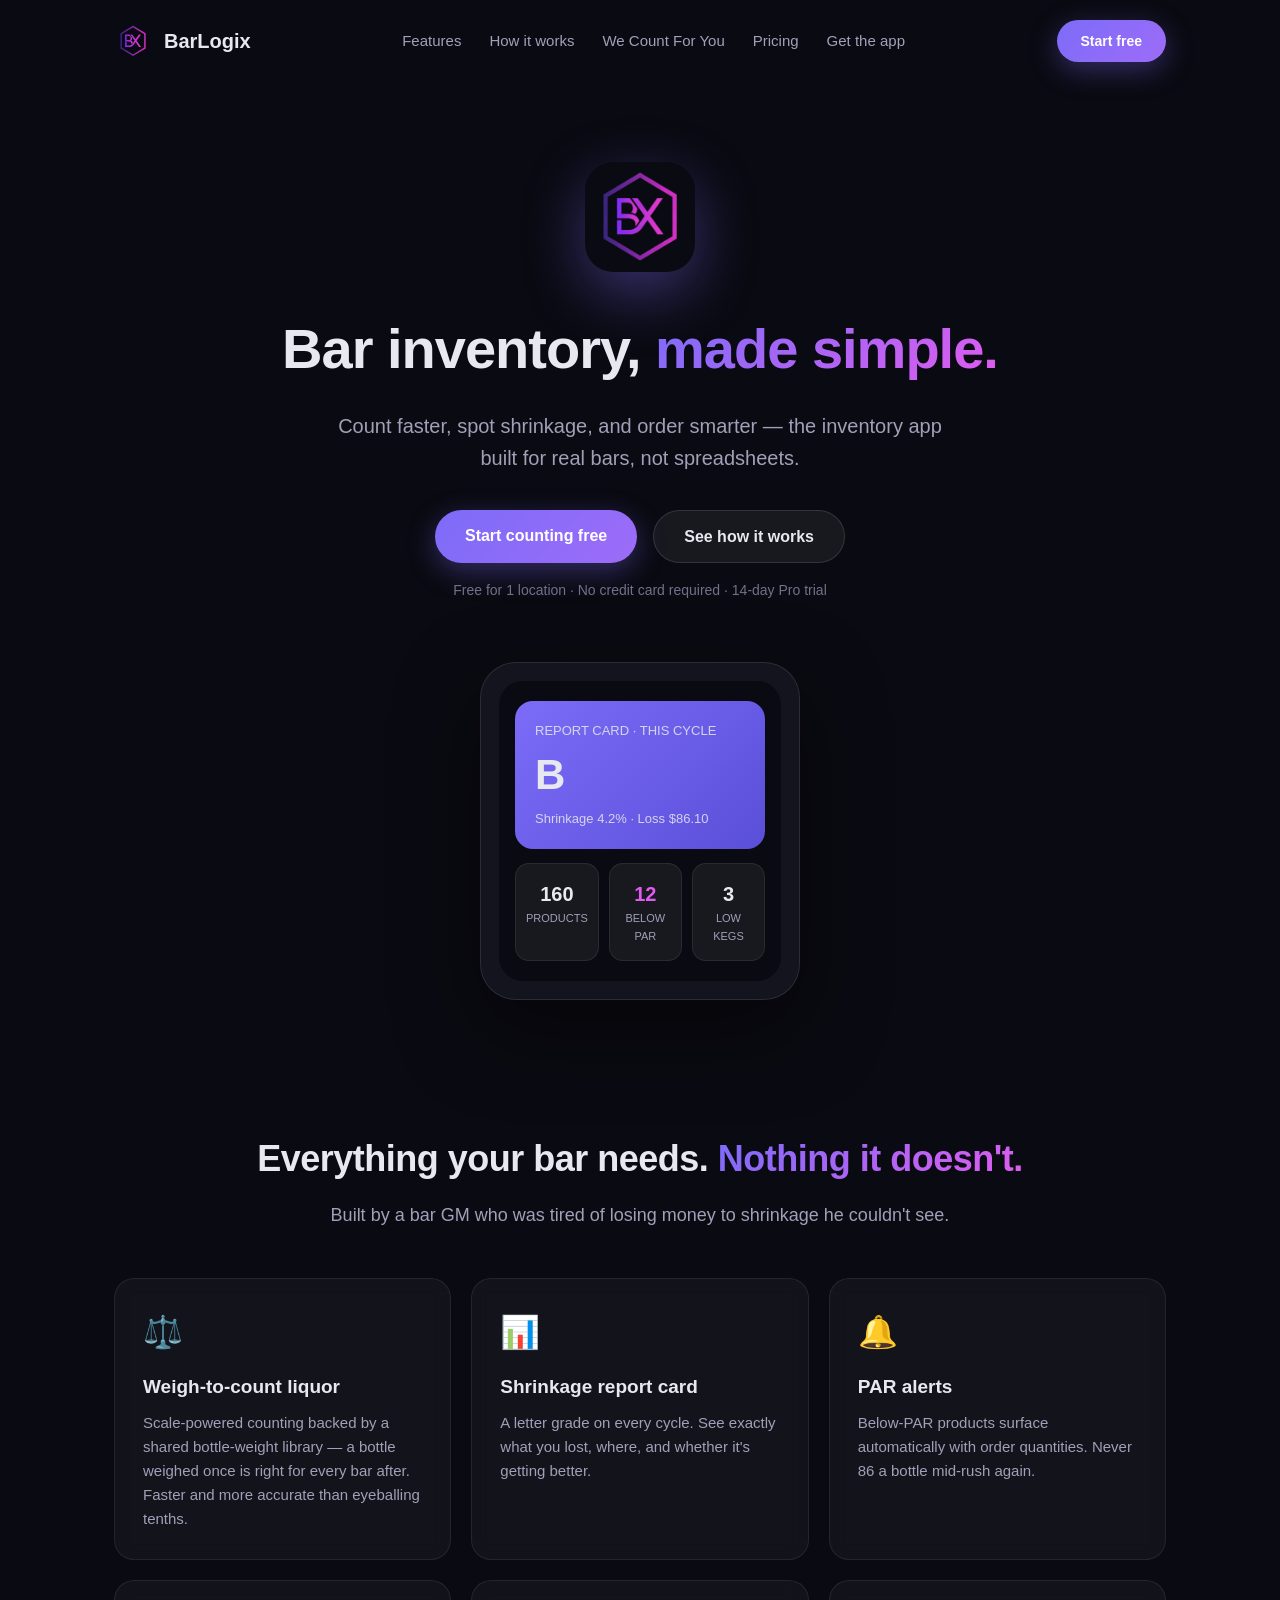
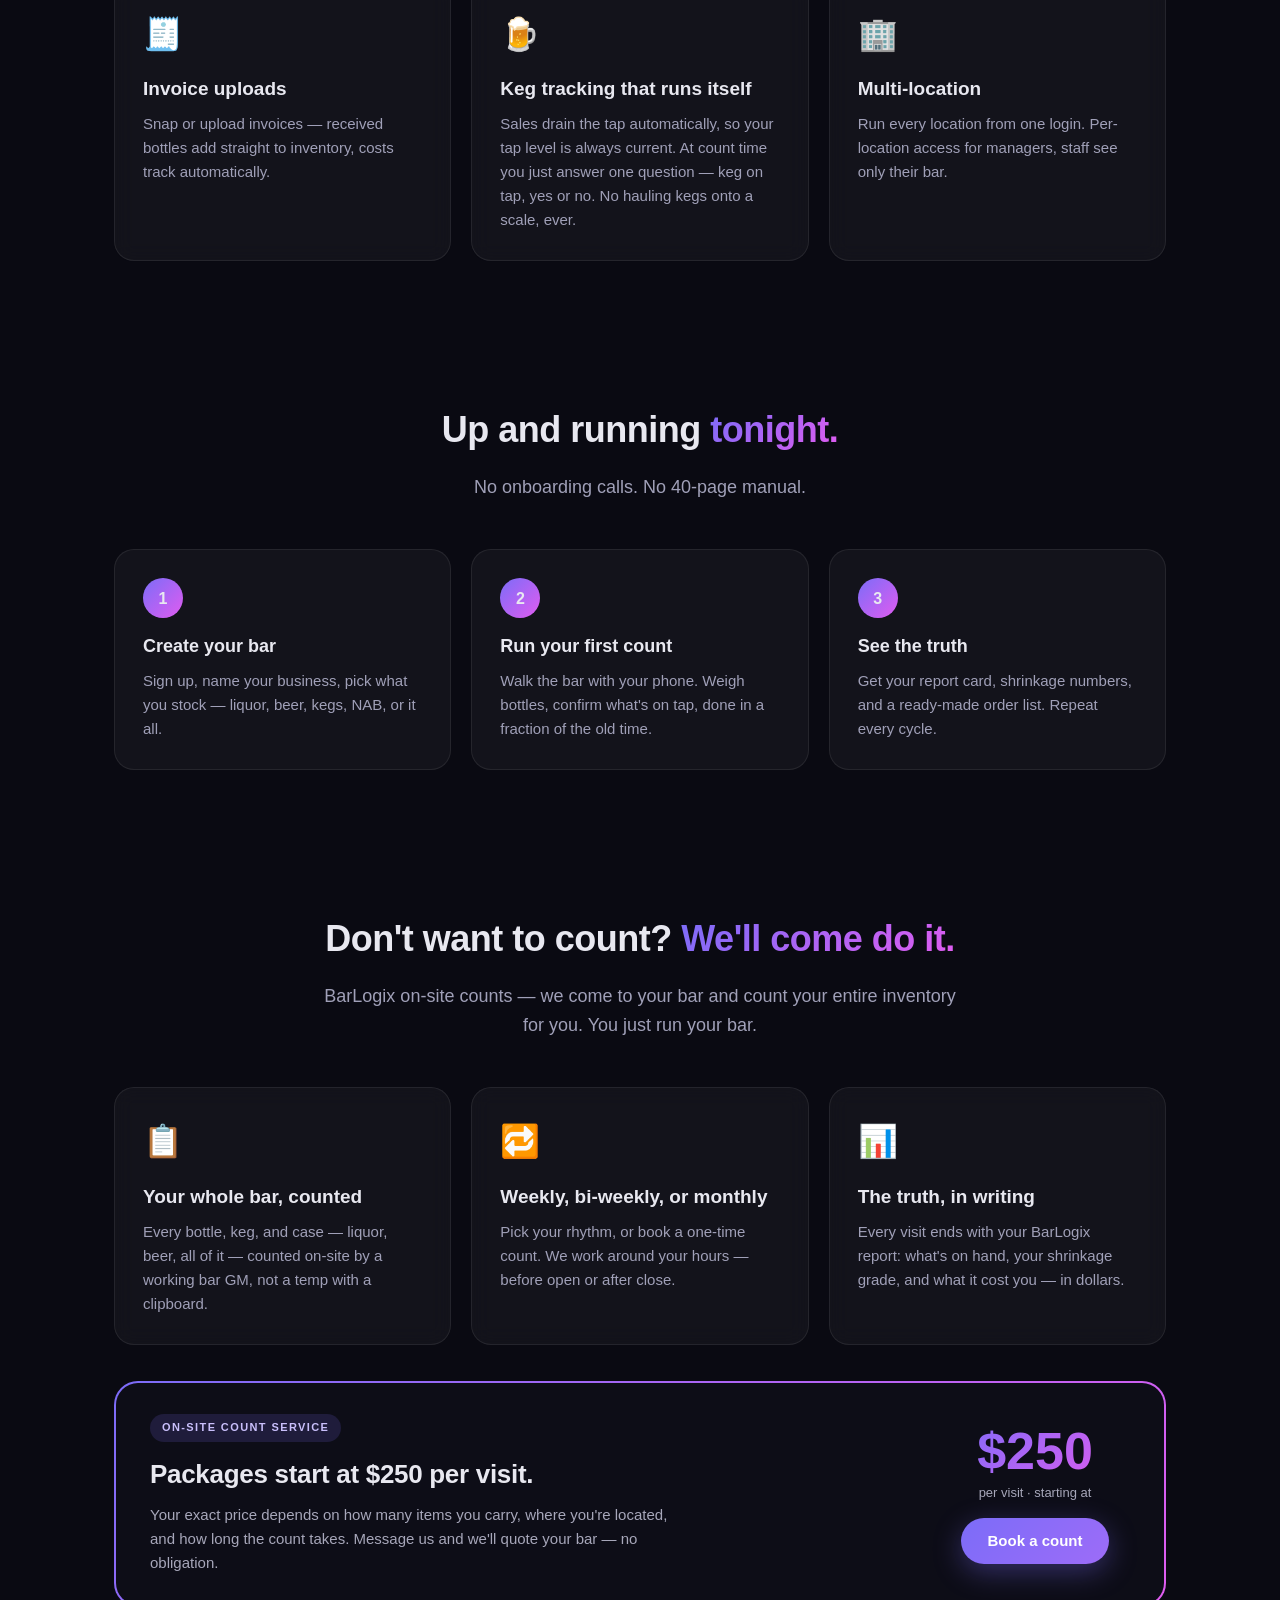
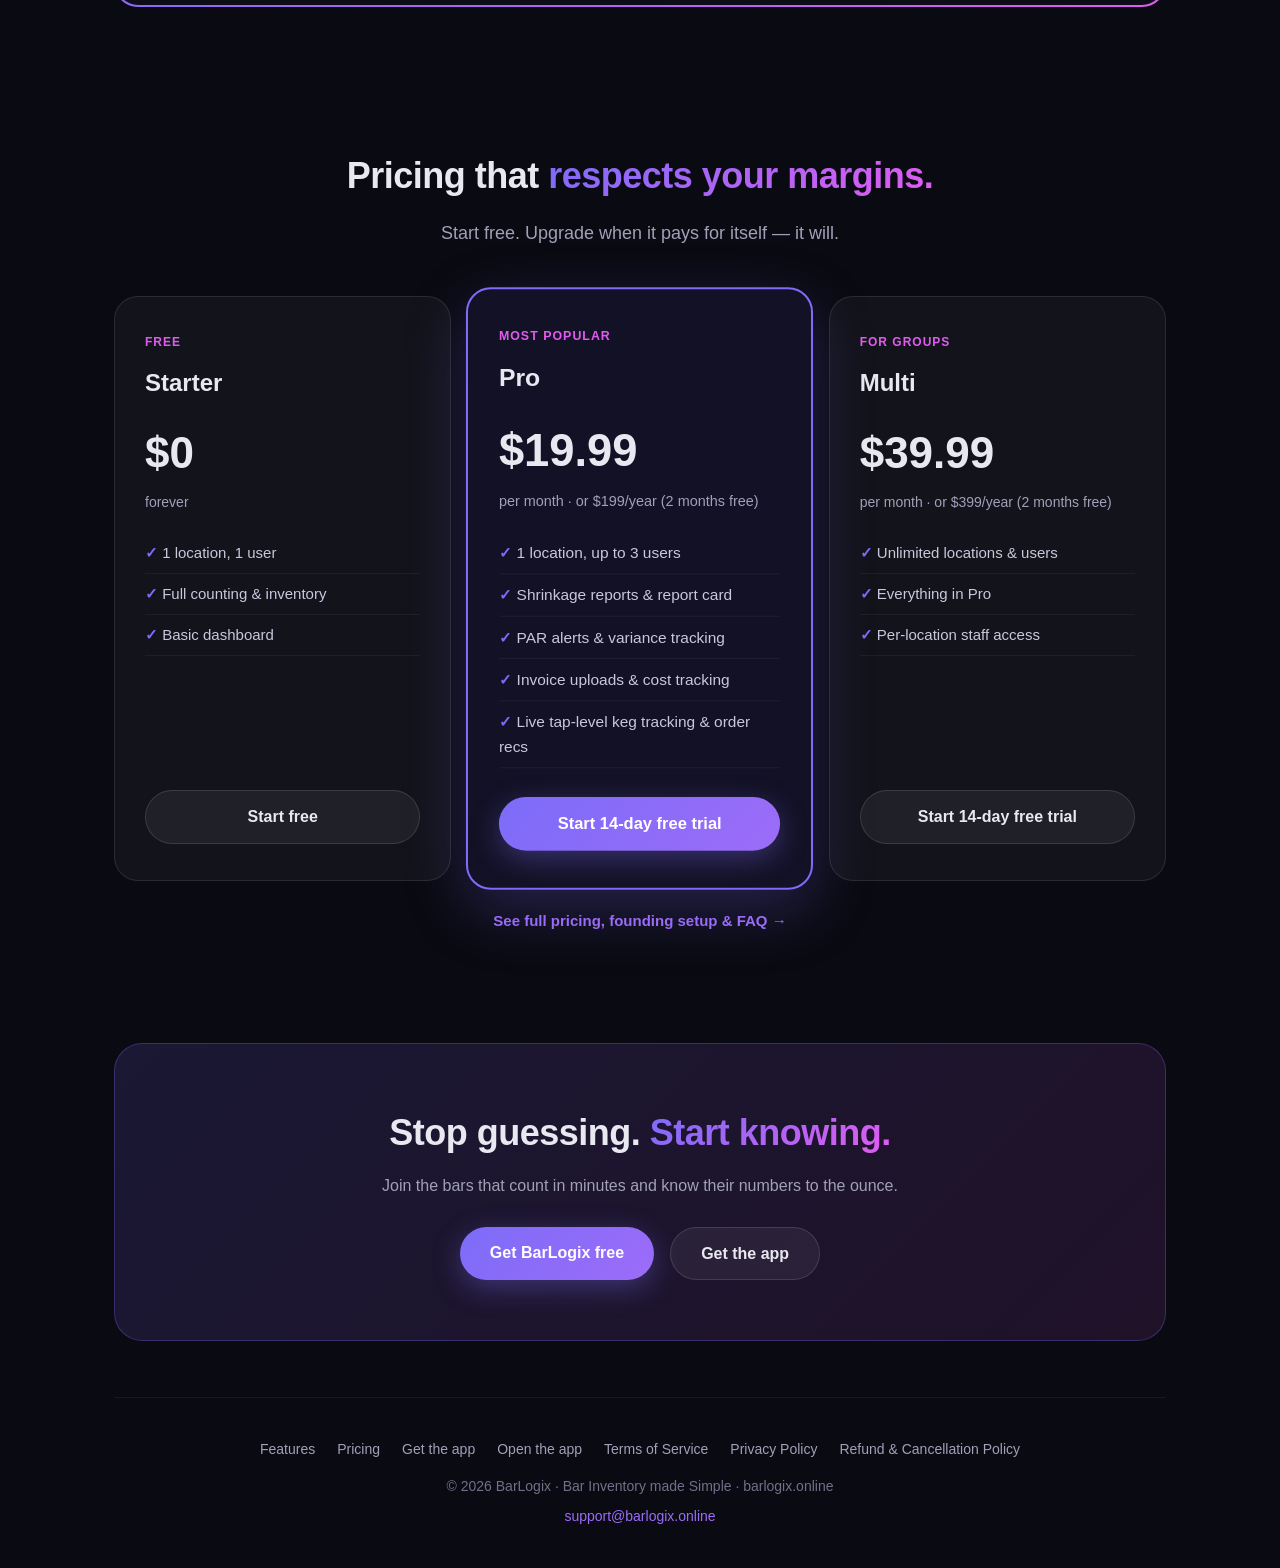
<file: index.html>
<!DOCTYPE html>
<html lang="en">
<head>
<meta charset="UTF-8">
<meta name="viewport" content="width=device-width, initial-scale=1.0">
<title>BarLogix — Bar Inventory made Simple</title>
<meta name="description" content="BarLogix is the bar inventory app built for real bars: count liquor and beer by weight, track kegs by live tap level, watch PAR levels, and get a variance grade every weekly cycle.">
<meta name="theme-color" content="#0a0a12">
<link rel="icon" href="img/barlogix-logo.png">
<link rel="stylesheet" href="styles.css?v=3">
</head>
<body>
<div class="wrap">

  <nav>
    <a class="brand" href="index.html"><img src="img/barlogix-logo.png" alt="BarLogix logo">BarLogix</a>
    <div class="links">
      <a href="#features">Features</a>
      <a href="#how">How it works</a>
      <a href="#count-service">We Count For You</a>
      <a href="pricing.html">Pricing</a>
      <a href="app.html">Get the app</a>
    </div>
    <a class="btn btn-primary" href="https://app.barlogix.online" style="padding:10px 24px; font-size:14px;">Start free</a>
  </nav>

  <div class="hero">
    <img class="logo" src="img/barlogix-logo.png" alt="BarLogix logo">
    <h1>Bar inventory, <span class="grad-text">made simple.</span></h1>
    <p class="sub">Count faster, spot shrinkage, and order smarter — the inventory app built for real bars, not spreadsheets.</p>
    <div class="ctas">
      <a class="btn btn-primary" href="https://app.barlogix.online">Start counting free</a>
      <a class="btn btn-ghost" href="#how">See how it works</a>
    </div>
    <p class="note">Free for 1 location · No credit card required · 14-day Pro trial</p>

    <div class="phone-mock">
      <div class="screen">
        <div class="grade-card">
          <div class="lbl">REPORT CARD · THIS CYCLE</div>
          <div class="grade">B</div>
          <div class="lbl">Shrinkage 4.2% · Loss $86.10</div>
        </div>
        <div class="stat-row">
          <div class="stat"><div class="v">160</div><div class="l">PRODUCTS</div></div>
          <div class="stat"><div class="v" style="color:#e05cf0;">12</div><div class="l">BELOW PAR</div></div>
          <div class="stat"><div class="v">3</div><div class="l">LOW KEGS</div></div>
        </div>
      </div>
    </div>
  </div>

  <section id="features">
    <h2>Everything your bar needs. <span class="grad-text">Nothing it doesn't.</span></h2>
    <p class="lead">Built by a bar GM who was tired of losing money to shrinkage he couldn't see.</p>
    <div class="features">
      <div class="feature"><div class="icon">⚖️</div><h3>Weigh-to-count liquor</h3><p>Scale-powered counting backed by a shared bottle-weight library — a bottle weighed once is right for every bar after. Faster and more accurate than eyeballing tenths.</p></div>
      <div class="feature"><div class="icon">📊</div><h3>Shrinkage report card</h3><p>A letter grade on every cycle. See exactly what you lost, where, and whether it's getting better.</p></div>
      <div class="feature"><div class="icon">🔔</div><h3>PAR alerts</h3><p>Below-PAR products surface automatically with order quantities. Never 86 a bottle mid-rush again.</p></div>
      <div class="feature"><div class="icon">🧾</div><h3>Invoice uploads</h3><p>Snap or upload invoices — received bottles add straight to inventory, costs track automatically.</p></div>
      <div class="feature"><div class="icon">🍺</div><h3>Keg tracking that runs itself</h3><p>Sales drain the tap automatically, so your tap level is always current. At count time you just answer one question — keg on tap, yes or no. No hauling kegs onto a scale, ever.</p></div>
      <div class="feature"><div class="icon">🏢</div><h3>Multi-location</h3><p>Run every location from one login. Per-location access for managers, staff see only their bar.</p></div>
    </div>
  </section>

  <section id="how">
    <h2>Up and running <span class="grad-text">tonight.</span></h2>
    <p class="lead">No onboarding calls. No 40-page manual.</p>
    <div class="steps">
      <div class="step"><div class="n">1</div><h3>Create your bar</h3><p>Sign up, name your business, pick what you stock — liquor, beer, kegs, NAB, or it all.</p></div>
      <div class="step"><div class="n">2</div><h3>Run your first count</h3><p>Walk the bar with your phone. Weigh bottles, confirm what's on tap, done in a fraction of the old time.</p></div>
      <div class="step"><div class="n">3</div><h3>See the truth</h3><p>Get your report card, shrinkage numbers, and a ready-made order list. Repeat every cycle.</p></div>
    </div>
  </section>

  <section id="count-service">
    <h2>Don't want to count? <span class="grad-text">We'll come do it.</span></h2>
    <p class="lead">BarLogix on-site counts — we come to your bar and count your entire inventory for you. You just run your bar.</p>
    <div class="features">
      <div class="feature"><div class="icon">📋</div><h3>Your whole bar, counted</h3><p>Every bottle, keg, and case — liquor, beer, all of it — counted on-site by a working bar GM, not a temp with a clipboard.</p></div>
      <div class="feature"><div class="icon">🔁</div><h3>Weekly, bi-weekly, or monthly</h3><p>Pick your rhythm, or book a one-time count. We work around your hours — before open or after close.</p></div>
      <div class="feature"><div class="icon">📊</div><h3>The truth, in writing</h3><p>Every visit ends with your BarLogix report: what's on hand, your shrinkage grade, and what it cost you — in dollars.</p></div>
    </div>
    <div class="founding" style="margin-top:36px;">
      <div class="founding-card">
        <div class="founding-inner">
          <div>
            <span class="ftag">ON-SITE COUNT SERVICE</span>
            <h3>Packages start at $250 per visit.</h3>
            <p>Your exact price depends on how many items you carry, where you're located, and how long the count takes. Message us and we'll quote your bar — no obligation.</p>
          </div>
          <div class="fprice">
            <div class="amt">$250</div>
            <div class="per">per visit · starting at</div>
            <a class="btn btn-primary" href="mailto:support@barlogix.online?subject=On-Site%20Count%20—%20BarLogix" style="padding:11px 26px; font-size:15px;">Book a count</a>
          </div>
        </div>
      </div>
    </div>
  </section>

  <section id="pricing">
    <h2>Pricing that <span class="grad-text">respects your margins.</span></h2>
    <p class="lead">Start free. Upgrade when it pays for itself — it will.</p>
    <div class="pricing">
      <div class="plan">
        <div class="tag">Free</div>
        <h3>Starter</h3>
        <div class="price">$0</div>
        <div class="per">forever</div>
        <ul>
          <li>1 location, 1 user</li>
          <li>Full counting &amp; inventory</li>
          <li>Basic dashboard</li>
        </ul>
        <a class="btn btn-ghost" href="https://app.barlogix.online">Start free</a>
      </div>
      <div class="plan hot">
        <div class="tag">Most popular</div>
        <h3>Pro</h3>
        <div class="price">$19.99</div>
        <div class="per">per month · or $199/year (2 months free)</div>
        <ul>
          <li>1 location, up to 3 users</li>
          <li>Shrinkage reports &amp; report card</li>
          <li>PAR alerts &amp; variance tracking</li>
          <li>Invoice uploads &amp; cost tracking</li>
          <li>Live tap-level keg tracking &amp; order recs</li>
        </ul>
        <a class="btn btn-primary" href="https://app.barlogix.online">Start 14-day free trial</a>
      </div>
      <div class="plan">
        <div class="tag">For groups</div>
        <h3>Multi</h3>
        <div class="price">$39.99</div>
        <div class="per">per month · or $399/year (2 months free)</div>
        <ul>
          <li>Unlimited locations &amp; users</li>
          <li>Everything in Pro</li>
          <li>Per-location staff access</li>
        </ul>
        <a class="btn btn-ghost" href="https://app.barlogix.online">Start 14-day free trial</a>
      </div>
    </div>
    <p class="more-link"><a href="pricing.html">See full pricing, founding setup &amp; FAQ →</a></p>
  </section>

  <div class="cta-band">
    <h2>Stop guessing. <span class="grad-text">Start knowing.</span></h2>
    <p>Join the bars that count in minutes and know their numbers to the ounce.</p>
    <div class="ctas">
      <a class="btn btn-primary" href="https://app.barlogix.online">Get BarLogix free</a>
      <a class="btn btn-ghost" href="app.html">Get the app</a>
    </div>
  </div>

  <footer>
    <div class="flinks">
      <a href="#features">Features</a>
      <a href="pricing.html">Pricing</a>
      <a href="app.html">Get the app</a>
      <a href="https://app.barlogix.online">Open the app</a>
      <a href="https://app.barlogix.online/terms">Terms of Service</a>
      <a href="https://app.barlogix.online/privacy">Privacy Policy</a>
      <a href="https://app.barlogix.online/refunds">Refund &amp; Cancellation Policy</a>
    </div>
    <p>© 2026 BarLogix · Bar Inventory made Simple · barlogix.online</p>
    <p style="margin-top:8px;"><a class="mail" href="mailto:support@barlogix.online">support@barlogix.online</a></p>
  </footer>

</div>
</body>
</html>
</file>
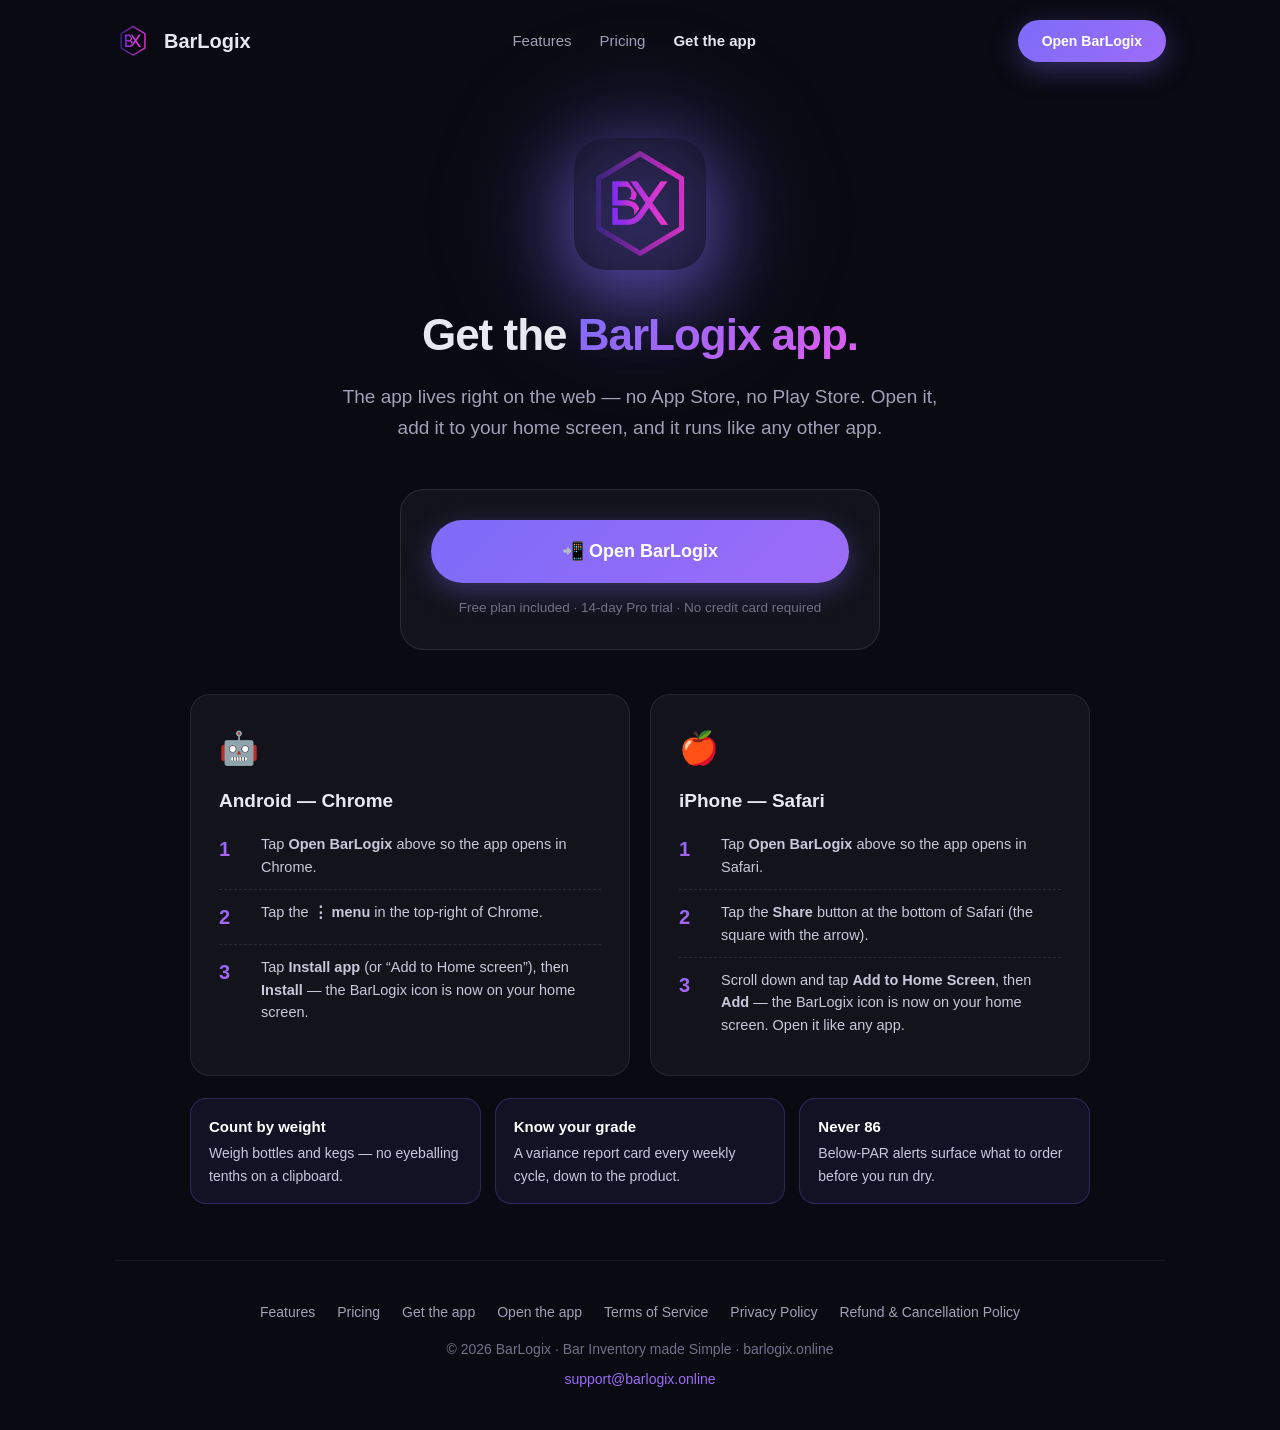
<file: app.html>
<!DOCTYPE html>
<html lang="en">
<head>
<meta charset="UTF-8">
<meta name="viewport" content="width=device-width, initial-scale=1.0">
<title>Get the App — BarLogix</title>
<meta name="description" content="Get BarLogix on your phone: open the app and add it to your home screen — no App Store, no Play Store. Count liquor, beer and kegs by weight, track PAR, see your grade every cycle.">
<meta name="theme-color" content="#0a0a12">
<link rel="icon" href="img/barlogix-logo.png">
<link rel="apple-touch-icon" href="img/barlogix-logo.png">
<link rel="stylesheet" href="styles.css?v=3">
</head>
<body>
<div class="wrap">

  <nav>
    <a class="brand" href="index.html"><img src="img/barlogix-logo.png" alt="BarLogix logo">BarLogix</a>
    <div class="links">
      <a href="index.html#features">Features</a>
      <a href="pricing.html">Pricing</a>
      <a href="app.html" class="active">Get the app</a>
    </div>
    <a class="btn btn-primary" href="https://app.barlogix.online" style="padding:10px 24px; font-size:14px;">Open BarLogix</a>
  </nav>

  <div class="app-hero">
    <div class="glow"></div>
    <img class="app-icon" src="img/barlogix-logo.png" alt="BarLogix app icon">
    <h1>Get the <span class="grad-text">BarLogix app.</span></h1>
    <p class="sub">The app lives right on the web — no App Store, no Play Store. Open it, add it to your home screen, and it runs like any other app.</p>
  </div>

  <div class="app-card">
    <a class="btn btn-primary btn-open" href="https://app.barlogix.online">📲 Open BarLogix</a>
    <p class="fine">Free plan included · 14-day Pro trial · No credit card required</p>
  </div>

  <div class="install-grid">
    <div class="install-card">
      <div class="plat">🤖</div>
      <h3>Android — Chrome</h3>
      <div class="step-row"><span class="step-num">1</span><p>Tap <b>Open BarLogix</b> above so the app opens in Chrome.</p></div>
      <div class="step-row"><span class="step-num">2</span><p>Tap the <b>⋮ menu</b> in the top-right of Chrome.</p></div>
      <div class="step-row"><span class="step-num">3</span><p>Tap <b>Install app</b> (or “Add to Home screen”), then <b>Install</b> — the BarLogix icon is now on your home screen.</p></div>
    </div>
    <div class="install-card">
      <div class="plat">🍎</div>
      <h3>iPhone — Safari</h3>
      <div class="step-row"><span class="step-num">1</span><p>Tap <b>Open BarLogix</b> above so the app opens in Safari.</p></div>
      <div class="step-row"><span class="step-num">2</span><p>Tap the <b>Share</b> button at the bottom of Safari (the square with the arrow).</p></div>
      <div class="step-row"><span class="step-num">3</span><p>Scroll down and tap <b>Add to Home Screen</b>, then <b>Add</b> — the BarLogix icon is now on your home screen. Open it like any app.</p></div>
    </div>
  </div>

  <div class="perks">
    <div class="perk"><b>Count by weight</b>Weigh bottles and kegs — no eyeballing tenths on a clipboard.</div>
    <div class="perk"><b>Know your grade</b>A variance report card every weekly cycle, down to the product.</div>
    <div class="perk"><b>Never 86</b>Below-PAR alerts surface what to order before you run dry.</div>
  </div>

  <footer>
    <div class="flinks">
      <a href="index.html#features">Features</a>
      <a href="pricing.html">Pricing</a>
      <a href="app.html">Get the app</a>
      <a href="https://app.barlogix.online">Open the app</a>
      <a href="https://app.barlogix.online/terms">Terms of Service</a>
      <a href="https://app.barlogix.online/privacy">Privacy Policy</a>
      <a href="https://app.barlogix.online/refunds">Refund &amp; Cancellation Policy</a>
    </div>
    <p>© 2026 BarLogix · Bar Inventory made Simple · barlogix.online</p>
    <p style="margin-top:8px;"><a class="mail" href="mailto:support@barlogix.online">support@barlogix.online</a></p>
  </footer>

</div>
</body>
</html>
</file>
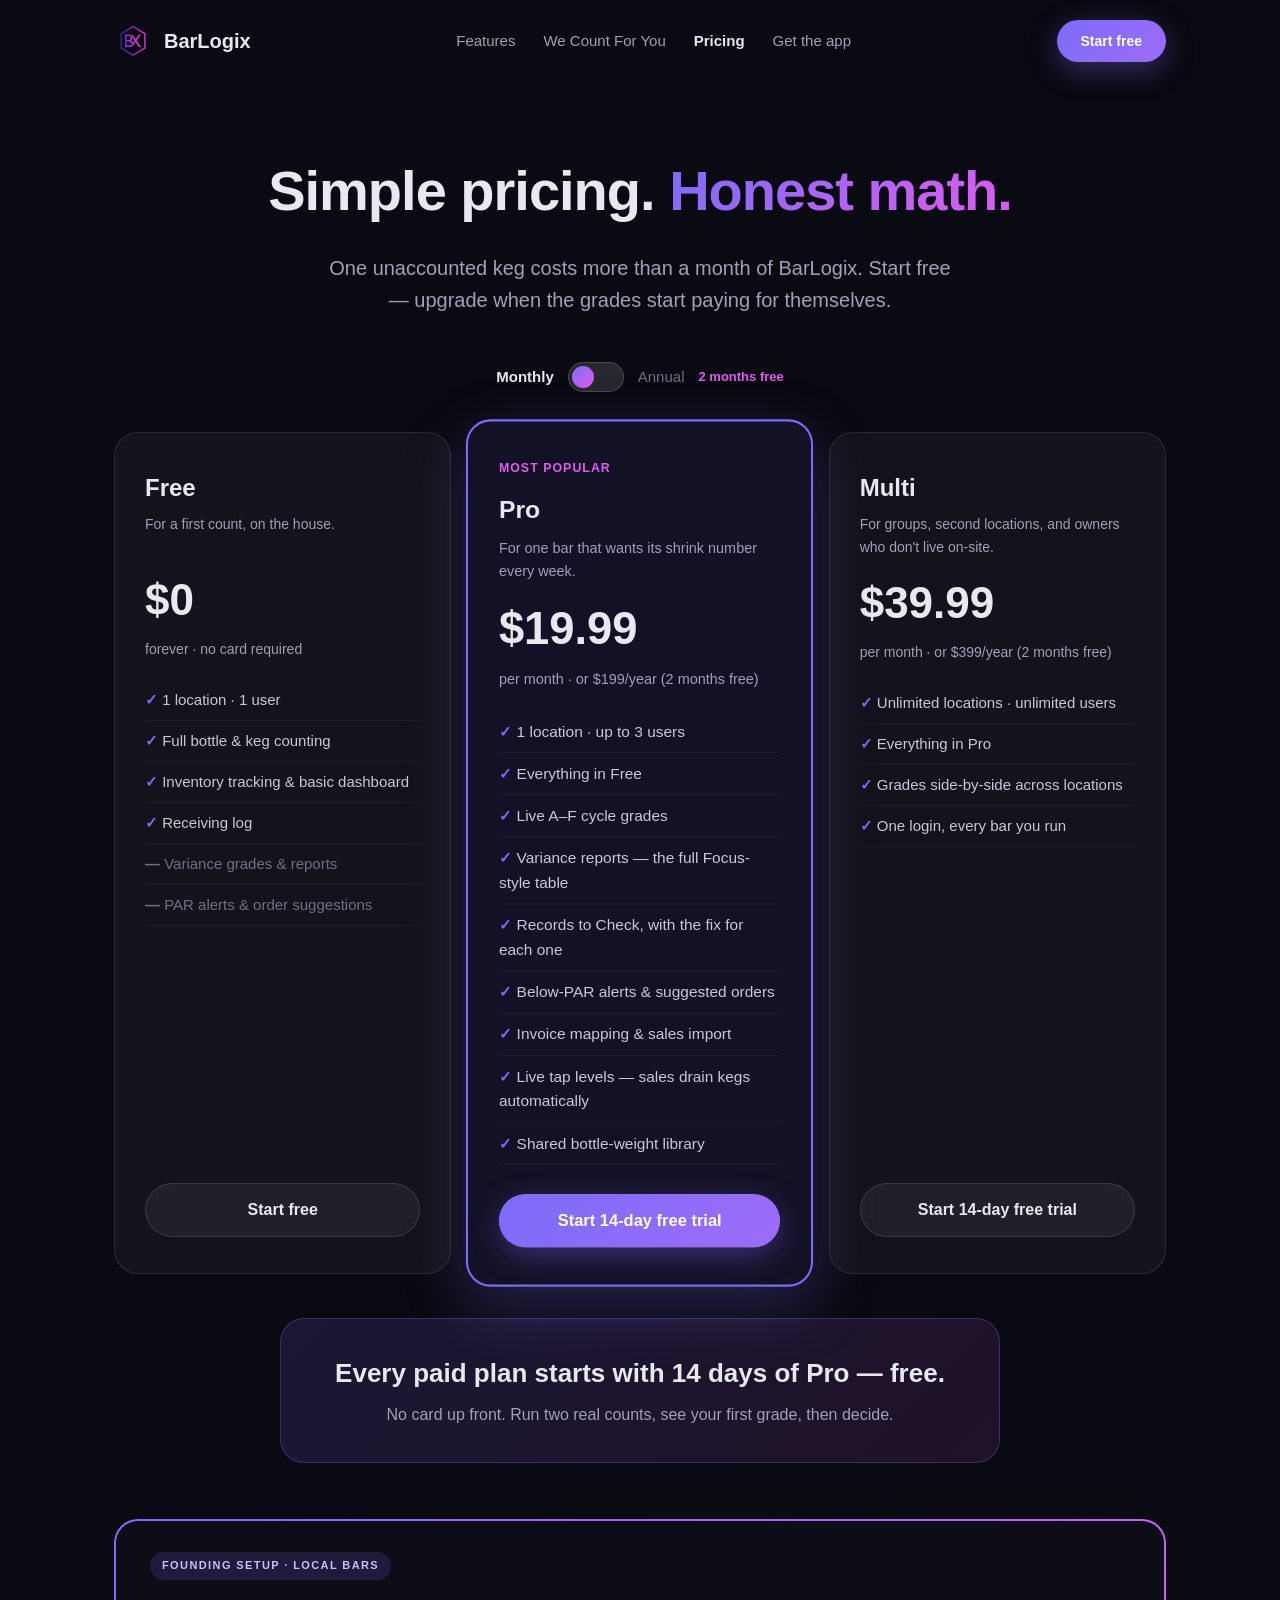
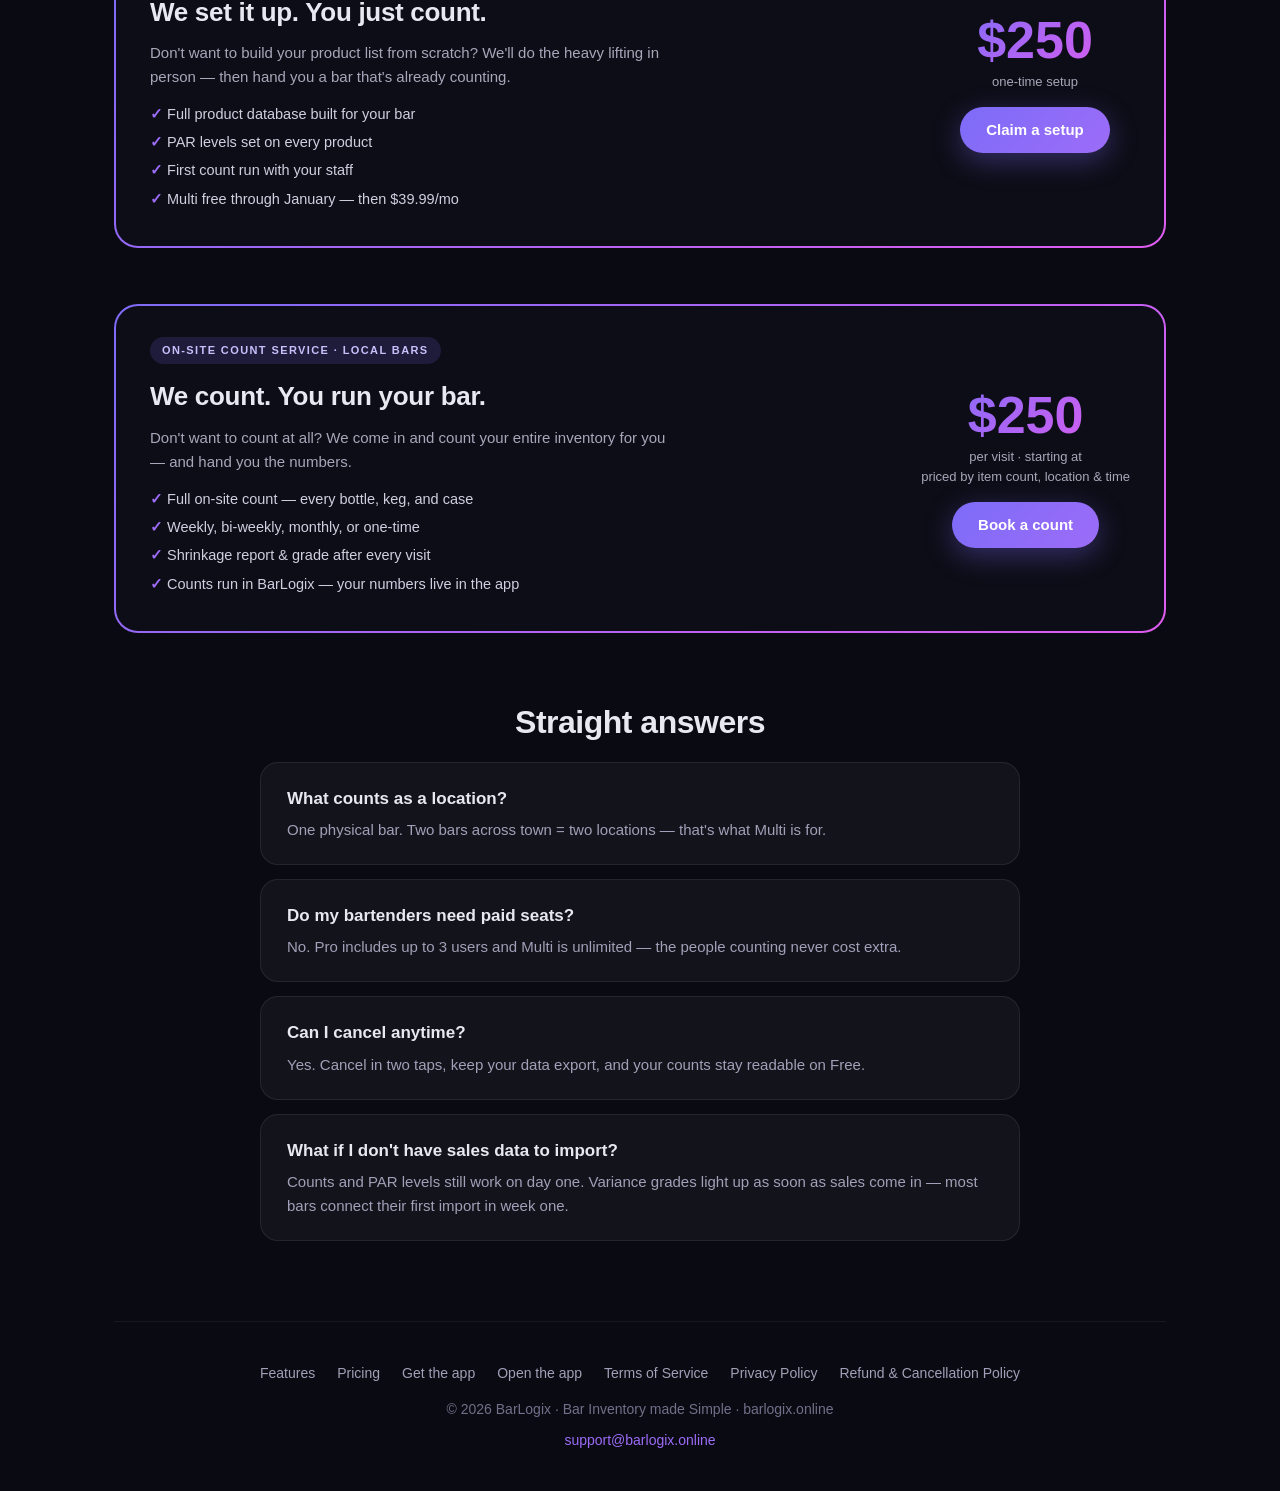
<file: pricing.html>
<!DOCTYPE html>
<html lang="en">
<head>
<meta charset="UTF-8">
<meta name="viewport" content="width=device-width, initial-scale=1.0">
<title>Pricing — BarLogix</title>
<meta name="description" content="BarLogix pricing: Free for 1 location, Pro $19.99/mo or $199/yr, Multi $39.99/mo or $399/yr. Every paid plan starts with a 14-day Pro trial — no card up front.">
<meta name="theme-color" content="#0a0a12">
<link rel="icon" href="img/barlogix-logo.png">
<link rel="stylesheet" href="styles.css?v=3">
</head>
<body>
<div class="wrap">

  <nav>
    <a class="brand" href="index.html"><img src="img/barlogix-logo.png" alt="BarLogix logo">BarLogix</a>
    <div class="links">
      <a href="index.html#features">Features</a>
      <a href="index.html#count-service">We Count For You</a>
      <a href="pricing.html" class="active">Pricing</a>
      <a href="app.html">Get the app</a>
    </div>
    <a class="btn btn-primary" href="https://app.barlogix.online" style="padding:10px 24px; font-size:14px;">Start free</a>
  </nav>

  <div class="hero hero-sm">
    <h1>Simple pricing. <span class="grad-text">Honest math.</span></h1>
    <p class="sub">One unaccounted keg costs more than a month of BarLogix. Start free — upgrade when the grades start paying for themselves.</p>
  </div>

  <div class="toggle">
    <span id="lblMonthly">Monthly</span>
    <div class="switch" id="billSwitch" role="switch" aria-checked="false" tabindex="0"></div>
    <span id="lblAnnual" class="off">Annual</span>
    <span class="save">2 months free</span>
  </div>

  <div class="pricing">
    <div class="plan">
      <h3>Free</h3>
      <div class="who">For a first count, on the house.</div>
      <div class="price">$0</div>
      <div class="per">forever · no card required</div>
      <ul>
        <li>1 location · 1 user</li>
        <li>Full bottle &amp; keg counting</li>
        <li>Inventory tracking &amp; basic dashboard</li>
        <li>Receiving log</li>
        <li class="no">Variance grades &amp; reports</li>
        <li class="no">PAR alerts &amp; order suggestions</li>
      </ul>
      <a class="btn btn-ghost" href="https://app.barlogix.online">Start free</a>
    </div>

    <div class="plan hot">
      <div class="tag">Most popular</div>
      <h3>Pro</h3>
      <div class="who">For one bar that wants its shrink number every week.</div>
      <div class="price" data-m="$19.99" data-a="$199">$19.99</div>
      <div class="per" data-m="per month · or $199/year (2 months free)" data-a="per year · 2 months free">per month · or $199/year (2 months free)</div>
      <ul>
        <li>1 location · up to 3 users</li>
        <li>Everything in Free</li>
        <li>Live A–F cycle grades</li>
        <li>Variance reports — the full Focus-style table</li>
        <li>Records to Check, with the fix for each one</li>
        <li>Below-PAR alerts &amp; suggested orders</li>
        <li>Invoice mapping &amp; sales import</li>
        <li>Live tap levels — sales drain kegs automatically</li>
        <li>Shared bottle-weight library</li>
      </ul>
      <a class="btn btn-primary" href="https://app.barlogix.online">Start 14-day free trial</a>
    </div>

    <div class="plan">
      <h3>Multi</h3>
      <div class="who">For groups, second locations, and owners who don't live on-site.</div>
      <div class="price" data-m="$39.99" data-a="$399">$39.99</div>
      <div class="per" data-m="per month · or $399/year (2 months free)" data-a="per year · 2 months free">per month · or $399/year (2 months free)</div>
      <ul>
        <li>Unlimited locations · unlimited users</li>
        <li>Everything in Pro</li>
        <li>Grades side-by-side across locations</li>
        <li>One login, every bar you run</li>
      </ul>
      <a class="btn btn-ghost" href="https://app.barlogix.online">Start 14-day free trial</a>
    </div>
  </div>

  <div class="trial">
    <h2>Every paid plan starts with 14 days of Pro — free.</h2>
    <p>No card up front. Run two real counts, see your first grade, then decide.</p>
  </div>

  <div class="founding">
    <div class="founding-card">
      <div class="founding-inner">
        <div>
          <span class="ftag">FOUNDING SETUP · LOCAL BARS</span>
          <h3>We set it up. You just count.</h3>
          <p>Don't want to build your product list from scratch? We'll do the heavy lifting in person — then hand you a bar that's already counting.</p>
          <ul>
            <li>Full product database built for your bar</li>
            <li>PAR levels set on every product</li>
            <li>First count run with your staff</li>
            <li>Multi free through January — then $39.99/mo</li>
          </ul>
        </div>
        <div class="fprice">
          <div class="amt">$250</div>
          <div class="per">one-time setup</div>
          <a class="btn btn-primary" href="mailto:support@barlogix.online?subject=Founding%20Setup%20—%20BarLogix" style="padding:11px 26px; font-size:15px;">Claim a setup</a>
        </div>
      </div>
    </div>
  </div>

  <div class="founding">
    <div class="founding-card">
      <div class="founding-inner">
        <div>
          <span class="ftag">ON-SITE COUNT SERVICE · LOCAL BARS</span>
          <h3>We count. You run your bar.</h3>
          <p>Don't want to count at all? We come in and count your entire inventory for you — and hand you the numbers.</p>
          <ul>
            <li>Full on-site count — every bottle, keg, and case</li>
            <li>Weekly, bi-weekly, monthly, or one-time</li>
            <li>Shrinkage report &amp; grade after every visit</li>
            <li>Counts run in BarLogix — your numbers live in the app</li>
          </ul>
        </div>
        <div class="fprice">
          <div class="amt">$250</div>
          <div class="per">per visit · starting at<br>priced by item count, location &amp; time</div>
          <a class="btn btn-primary" href="mailto:support@barlogix.online?subject=On-Site%20Count%20—%20BarLogix" style="padding:11px 26px; font-size:15px;">Book a count</a>
        </div>
      </div>
    </div>
  </div>

  <section class="faq">
    <h2>Straight answers</h2>
    <div class="qa">
      <h4>What counts as a location?</h4>
      <p>One physical bar. Two bars across town = two locations — that's what Multi is for.</p>
    </div>
    <div class="qa">
      <h4>Do my bartenders need paid seats?</h4>
      <p>No. Pro includes up to 3 users and Multi is unlimited — the people counting never cost extra.</p>
    </div>
    <div class="qa">
      <h4>Can I cancel anytime?</h4>
      <p>Yes. Cancel in two taps, keep your data export, and your counts stay readable on Free.</p>
    </div>
    <div class="qa">
      <h4>What if I don't have sales data to import?</h4>
      <p>Counts and PAR levels still work on day one. Variance grades light up as soon as sales come in — most bars connect their first import in week one.</p>
    </div>
  </section>

  <footer>
    <div class="flinks">
      <a href="index.html#features">Features</a>
      <a href="pricing.html">Pricing</a>
      <a href="app.html">Get the app</a>
      <a href="https://app.barlogix.online">Open the app</a>
      <a href="https://app.barlogix.online/terms">Terms of Service</a>
      <a href="https://app.barlogix.online/privacy">Privacy Policy</a>
      <a href="https://app.barlogix.online/refunds">Refund &amp; Cancellation Policy</a>
    </div>
    <p>© 2026 BarLogix · Bar Inventory made Simple · barlogix.online</p>
    <p style="margin-top:8px;"><a class="mail" href="mailto:support@barlogix.online">support@barlogix.online</a></p>
  </footer>
</div>

<script>
  var sw = document.getElementById('billSwitch');
  function setBilling(annual) {
    sw.classList.toggle('annual', annual);
    sw.setAttribute('aria-checked', annual ? 'true' : 'false');
    document.getElementById('lblMonthly').classList.toggle('off', annual);
    document.getElementById('lblAnnual').classList.toggle('off', !annual);
    document.querySelectorAll('[data-m]').forEach(function (el) {
      el.textContent = annual ? el.getAttribute('data-a') : el.getAttribute('data-m');
    });
  }
  sw.addEventListener('click', function () { setBilling(!sw.classList.contains('annual')); });
  sw.addEventListener('keydown', function (e) { if (e.key === 'Enter' || e.key === ' ') { e.preventDefault(); setBilling(!sw.classList.contains('annual')); } });
</script>
</body>
</html>
</file>
<file: styles.css>
/* BarLogix marketing site — shared styles
   Brand: bg #0a0a12, gradient #7c6cf8 -> #e05cf0 */
* { margin:0; padding:0; box-sizing:border-box; }
body { font-family: -apple-system, BlinkMacSystemFont, 'Segoe UI', Inter, sans-serif; background:#0a0a12; color:#e8e8f0; line-height:1.6; }
a { color:#9d6cf8; }
.grad-text { background:linear-gradient(135deg,#7c6cf8,#e05cf0); -webkit-background-clip:text; background-clip:text; color:transparent; }
.wrap { max-width:1100px; margin:0 auto; padding:0 24px; }

/* Nav */
nav { display:flex; align-items:center; justify-content:space-between; padding:20px 0; gap:16px; }
nav .brand { display:flex; align-items:center; gap:12px; font-weight:700; font-size:20px; color:#e8e8f0; text-decoration:none; }
nav .brand img { width:38px; height:38px; border-radius:10px; }
nav .links { display:flex; gap:28px; font-size:15px; color:#a0a0b8; }
nav .links a { color:#a0a0b8; text-decoration:none; }
nav .links a:hover { color:#e8e8f0; }
nav .links a.active { color:#e8e8f0; font-weight:600; }

/* Buttons */
.btn { display:inline-block; padding:13px 30px; border-radius:999px; font-weight:600; font-size:16px; text-decoration:none; cursor:pointer; border:none; text-align:center; }
.btn-primary { background:linear-gradient(135deg,#7c6cf8,#9d6cf8); color:#fff; box-shadow:0 8px 28px rgba(124,108,248,.35); }
.btn-ghost { background:rgba(255,255,255,.06); color:#e8e8f0; border:1px solid rgba(255,255,255,.12); }

/* Hero */
.hero { text-align:center; padding:80px 0 60px; }
.hero img.logo { width:110px; height:110px; border-radius:28px; margin-bottom:24px; box-shadow:0 20px 60px rgba(124,108,248,.4); }
.hero h1 { font-size:56px; font-weight:800; letter-spacing:-1px; margin-bottom:16px; }
.hero p.sub { font-size:20px; color:#a0a0b8; max-width:640px; margin:0 auto 36px; }
.hero .ctas { display:flex; gap:16px; justify-content:center; flex-wrap:wrap; }
.hero .note { margin-top:16px; font-size:14px; color:#70708a; }
.hero-sm { padding:64px 0 10px; }
.hero-sm p.sub { margin-bottom:0; }

/* Phone mock (landing hero) */
.phone-mock { margin:60px auto 0; max-width:320px; background:#14141f; border:1px solid rgba(255,255,255,.1); border-radius:36px; padding:18px; box-shadow:0 30px 80px rgba(0,0,0,.5); }
.phone-mock .screen { background:#0a0a12; border-radius:24px; padding:20px 16px; text-align:left; }
.grade-card { background:linear-gradient(135deg,#7c6cf8,#5a4fd8); border-radius:18px; padding:20px; margin-bottom:14px; }
.grade-card .grade { font-size:42px; font-weight:800; }
.grade-card .lbl { font-size:13px; opacity:.85; }
.stat-row { display:flex; gap:10px; }
.stat { flex:1; background:rgba(255,255,255,.06); border:1px solid rgba(255,255,255,.08); border-radius:14px; padding:14px 10px; text-align:center; }
.stat .v { font-size:20px; font-weight:700; }
.stat .l { font-size:11px; color:#a0a0b8; }

/* Sections */
section { padding:70px 0; }
section h2 { font-size:36px; font-weight:800; text-align:center; margin-bottom:14px; letter-spacing:-.5px; }
section p.lead { text-align:center; color:#a0a0b8; max-width:640px; margin:0 auto 48px; font-size:18px; }

/* Features */
.features { display:grid; grid-template-columns:repeat(auto-fit,minmax(300px,1fr)); gap:20px; }
.feature { background:rgba(255,255,255,.04); border:1px solid rgba(255,255,255,.08); border-radius:20px; padding:28px; backdrop-filter:blur(10px); }
.feature .icon { font-size:32px; margin-bottom:14px; }
.feature h3 { font-size:19px; margin-bottom:8px; }
.feature p { color:#a0a0b8; font-size:15px; }

/* Steps */
.steps { display:grid; grid-template-columns:repeat(auto-fit,minmax(260px,1fr)); gap:20px; counter-reset:step; }
.step { background:rgba(255,255,255,.04); border:1px solid rgba(255,255,255,.08); border-radius:20px; padding:28px; position:relative; }
.step .n { display:inline-flex; align-items:center; justify-content:center; width:40px; height:40px; border-radius:50%; background:linear-gradient(135deg,#7c6cf8,#e05cf0); font-weight:800; margin-bottom:14px; }
.step h3 { font-size:18px; margin-bottom:8px; }
.step p { color:#a0a0b8; font-size:15px; }

/* Supporters */
.supporters { display:grid; grid-template-columns:repeat(auto-fit,minmax(180px,1fr)); gap:20px; }
.supporter { background:transparent; padding:10px 8px 6px; text-align:center; }
.supporter .logo-box { height:84px; display:flex; align-items:center; justify-content:center; margin-bottom:12px; }
.supporter img { max-width:100%; max-height:84px; object-fit:contain; }
.supporter .sname { color:#c9c9d6; font-size:14px; font-weight:600; line-height:1.35; }

/* Pricing */
.toggle { display:flex; align-items:center; justify-content:center; gap:14px; margin:36px 0 40px; font-size:15px; font-weight:600; }
.toggle .save { color:#e05cf0; font-size:13px; font-weight:700; }
.switch { position:relative; width:56px; height:30px; background:rgba(255,255,255,.12); border-radius:999px; cursor:pointer; border:1px solid rgba(255,255,255,.15); flex:none; }
.switch::after { content:""; position:absolute; top:3px; left:3px; width:22px; height:22px; border-radius:50%; background:linear-gradient(135deg,#7c6cf8,#e05cf0); transition:left .2s; }
.switch.annual::after { left:29px; }
.toggle .off { color:#70708a; font-weight:500; }
.pricing { display:grid; grid-template-columns:repeat(auto-fit,minmax(280px,1fr)); gap:20px; align-items:stretch; }
.plan { background:rgba(255,255,255,.04); border:1px solid rgba(255,255,255,.1); border-radius:24px; padding:36px 30px; display:flex; flex-direction:column; }
.plan.hot { border:2px solid #7c6cf8; background:rgba(124,108,248,.08); transform:scale(1.03); box-shadow:0 20px 60px rgba(124,108,248,.25); }
.plan .tag { display:inline-block; font-size:12px; font-weight:700; text-transform:uppercase; letter-spacing:1px; color:#e05cf0; margin-bottom:12px; }
.plan h3 { font-size:24px; margin-bottom:6px; }
.plan .who { color:#a0a0b8; font-size:14px; min-height:42px; }
.plan .price { font-size:44px; font-weight:800; margin:10px 0 2px; }
.plan .per { color:#a0a0b8; font-size:14px; margin-bottom:20px; }
.plan ul { list-style:none; margin-bottom:28px; flex:1; }
.plan li { padding:8px 0; font-size:15px; color:#c8c8dc; border-bottom:1px solid rgba(255,255,255,.05); }
.plan li::before { content:"✓ "; color:#7c6cf8; font-weight:700; }
.plan li.no { color:#70708a; }
.plan li.no::before { content:"— "; color:#70708a; }
.more-link { text-align:center; margin-top:28px; font-size:15px; }
.more-link a { font-weight:600; text-decoration:none; }
.more-link a:hover { text-decoration:underline; }

/* Trial band (pricing page) */
.trial { text-align:center; margin:44px auto 0; max-width:720px; background:linear-gradient(135deg,rgba(124,108,248,.15),rgba(224,92,240,.1)); border:1px solid rgba(124,108,248,.3); border-radius:24px; padding:34px 30px; }
.trial h2 { font-size:26px; font-weight:800; margin-bottom:8px; }
.trial p { color:#a0a0b8; font-size:16px; }

/* Founding setup (pricing page) */
.founding { max-width:1100px; margin:56px auto 0; }
.founding-card { border-radius:24px; padding:2px; background:linear-gradient(135deg,#7c6cf8,#e05cf0); }
.founding-inner { border-radius:22px; background:#0d0d17; padding:30px 34px; display:flex; gap:30px; align-items:center; flex-wrap:wrap; }
.founding .ftag { display:inline-block; font-size:11px; font-weight:800; letter-spacing:1.4px; color:#c9bffb; background:rgba(124,108,248,.16); padding:5px 12px; border-radius:999px; }
.founding h3 { font-size:26px; font-weight:800; margin:12px 0 8px; letter-spacing:-.3px; }
.founding p { color:#a7a7ba; font-size:15px; max-width:520px; }
.founding ul { list-style:none; margin-top:14px; color:#cfcfe0; font-size:14.5px; }
.founding ul li { margin:5px 0; }
.founding ul li::before { content:"✓  "; color:#9d6cf8; font-weight:800; }
.fprice { margin-left:auto; text-align:center; min-width:190px; }
.fprice .amt { font-size:52px; font-weight:800; line-height:1; background:linear-gradient(135deg,#7c6cf8,#e05cf0); -webkit-background-clip:text; background-clip:text; color:transparent; }
.fprice .per { color:#a7a7ba; font-size:13px; margin:6px 0 14px; }

/* FAQ (pricing page) */
section.faq { padding:64px 0 10px; }
section.faq h2 { font-size:32px; }
.qa { max-width:760px; margin:0 auto 14px; background:rgba(255,255,255,.04); border:1px solid rgba(255,255,255,.08); border-radius:18px; padding:22px 26px; }
.qa h4 { font-size:17px; margin-bottom:6px; }
.qa p { color:#a0a0b8; font-size:15px; }

/* CTA band */
.cta-band { text-align:center; background:linear-gradient(135deg,rgba(124,108,248,.15),rgba(224,92,240,.1)); border:1px solid rgba(124,108,248,.3); border-radius:28px; padding:60px 30px; margin:40px 0; }
.cta-band h2 { font-size:36px; font-weight:800; margin-bottom:12px; letter-spacing:-.5px; }
.cta-band p { color:#a0a0b8; margin-bottom:28px; }
.cta-band .ctas { display:flex; gap:16px; justify-content:center; flex-wrap:wrap; }

/* Get-the-app page */
.app-hero { text-align:center; padding:56px 0 10px; position:relative; }
.app-hero .glow { position:absolute; left:50%; top:-10px; width:290px; height:290px; transform:translateX(-50%); border-radius:50%; background:radial-gradient(circle,rgba(124,108,248,.55) 0%,transparent 65%); filter:blur(50px); pointer-events:none; }
.app-hero img.app-icon { position:relative; width:132px; height:132px; border-radius:32px; box-shadow:0 24px 70px rgba(124,108,248,.45); margin-bottom:22px; }
.app-hero h1 { position:relative; font-size:44px; font-weight:800; letter-spacing:-1px; margin-bottom:12px; }
.app-hero p.sub { position:relative; font-size:19px; color:#a0a0b8; max-width:600px; margin:0 auto; }
.app-card { max-width:480px; margin:36px auto 0; background:rgba(255,255,255,.04); border:1px solid rgba(255,255,255,.1); border-radius:24px; padding:30px; text-align:center; }
.app-card .btn-open { display:block; width:100%; padding:17px 30px; font-size:18px; }
.app-card .fine { font-size:13.5px; color:#70708a; margin-top:14px; }
.install-grid { display:grid; grid-template-columns:repeat(auto-fit,minmax(300px,1fr)); gap:20px; max-width:900px; margin:44px auto 0; }
.install-card { background:rgba(255,255,255,.04); border:1px solid rgba(255,255,255,.08); border-radius:20px; padding:28px; text-align:left; }
.install-card h3 { font-size:19px; margin-bottom:6px; }
.install-card .plat { font-size:32px; margin-bottom:12px; }
.step-row { display:flex; gap:12px; align-items:flex-start; padding:11px 0; border-bottom:1px dashed rgba(255,255,255,.1); }
.step-row:last-child { border-bottom:none; }
.step-num { flex:none; width:30px; font-size:20px; font-weight:800; background:linear-gradient(135deg,#7c6cf8,#e05cf0); -webkit-background-clip:text; background-clip:text; color:transparent; }
.step-row p { font-size:14.5px; color:#c8c8dc; line-height:1.55; }
.perks { display:grid; grid-template-columns:repeat(auto-fit,minmax(220px,1fr)); gap:14px; max-width:900px; margin:22px auto 0; }
.perk { background:rgba(124,108,248,.08); border:1px solid rgba(124,108,248,.25); border-radius:16px; padding:16px 18px; font-size:14px; color:#c8c8dc; text-align:left; }
.perk b { color:#fff; display:block; margin-bottom:3px; font-size:15px; }

/* Footer */
footer { text-align:center; padding:40px 0; color:#70708a; font-size:14px; border-top:1px solid rgba(255,255,255,.06); margin-top:56px; }
footer .flinks { display:flex; gap:22px; justify-content:center; flex-wrap:wrap; margin-bottom:14px; }
footer .flinks a { color:#a0a0b8; text-decoration:none; }
footer .flinks a:hover { color:#e8e8f0; }
footer a.mail { color:#9d6cf8; text-decoration:none; }

@media(max-width:640px){
  .hero h1{font-size:38px;}
  .hero-sm h1{font-size:34px;}
  .app-hero h1{font-size:32px;}
  section h2{font-size:28px;}
  .cta-band h2{font-size:28px;}
  .plan.hot{transform:none;}
  .fprice{margin:10px auto 0;}
  nav { flex-wrap:wrap; }
  nav .links { display:flex; order:3; width:100%; overflow-x:auto; gap:20px; padding:2px 0 6px; white-space:nowrap; font-size:14px; -webkit-overflow-scrolling:touch; }
  nav .links::-webkit-scrollbar { display:none; }
}
</file>
